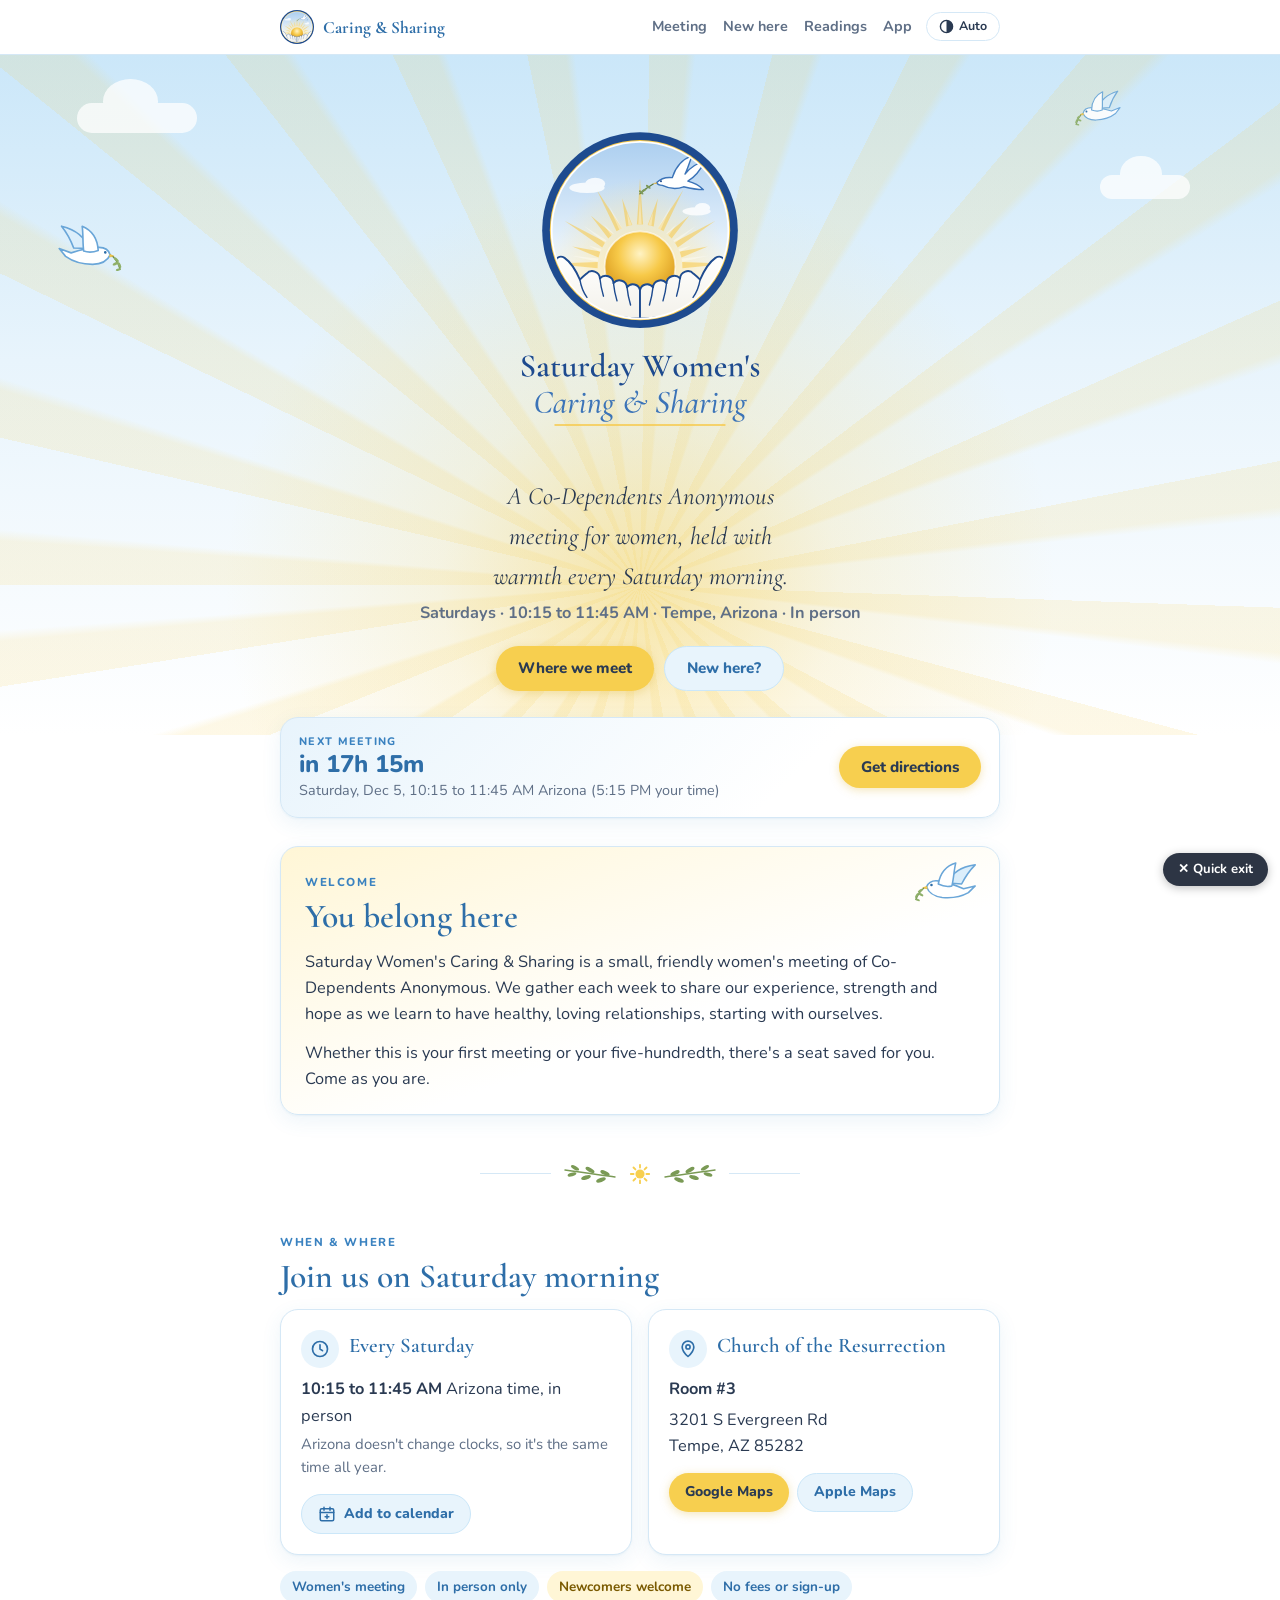
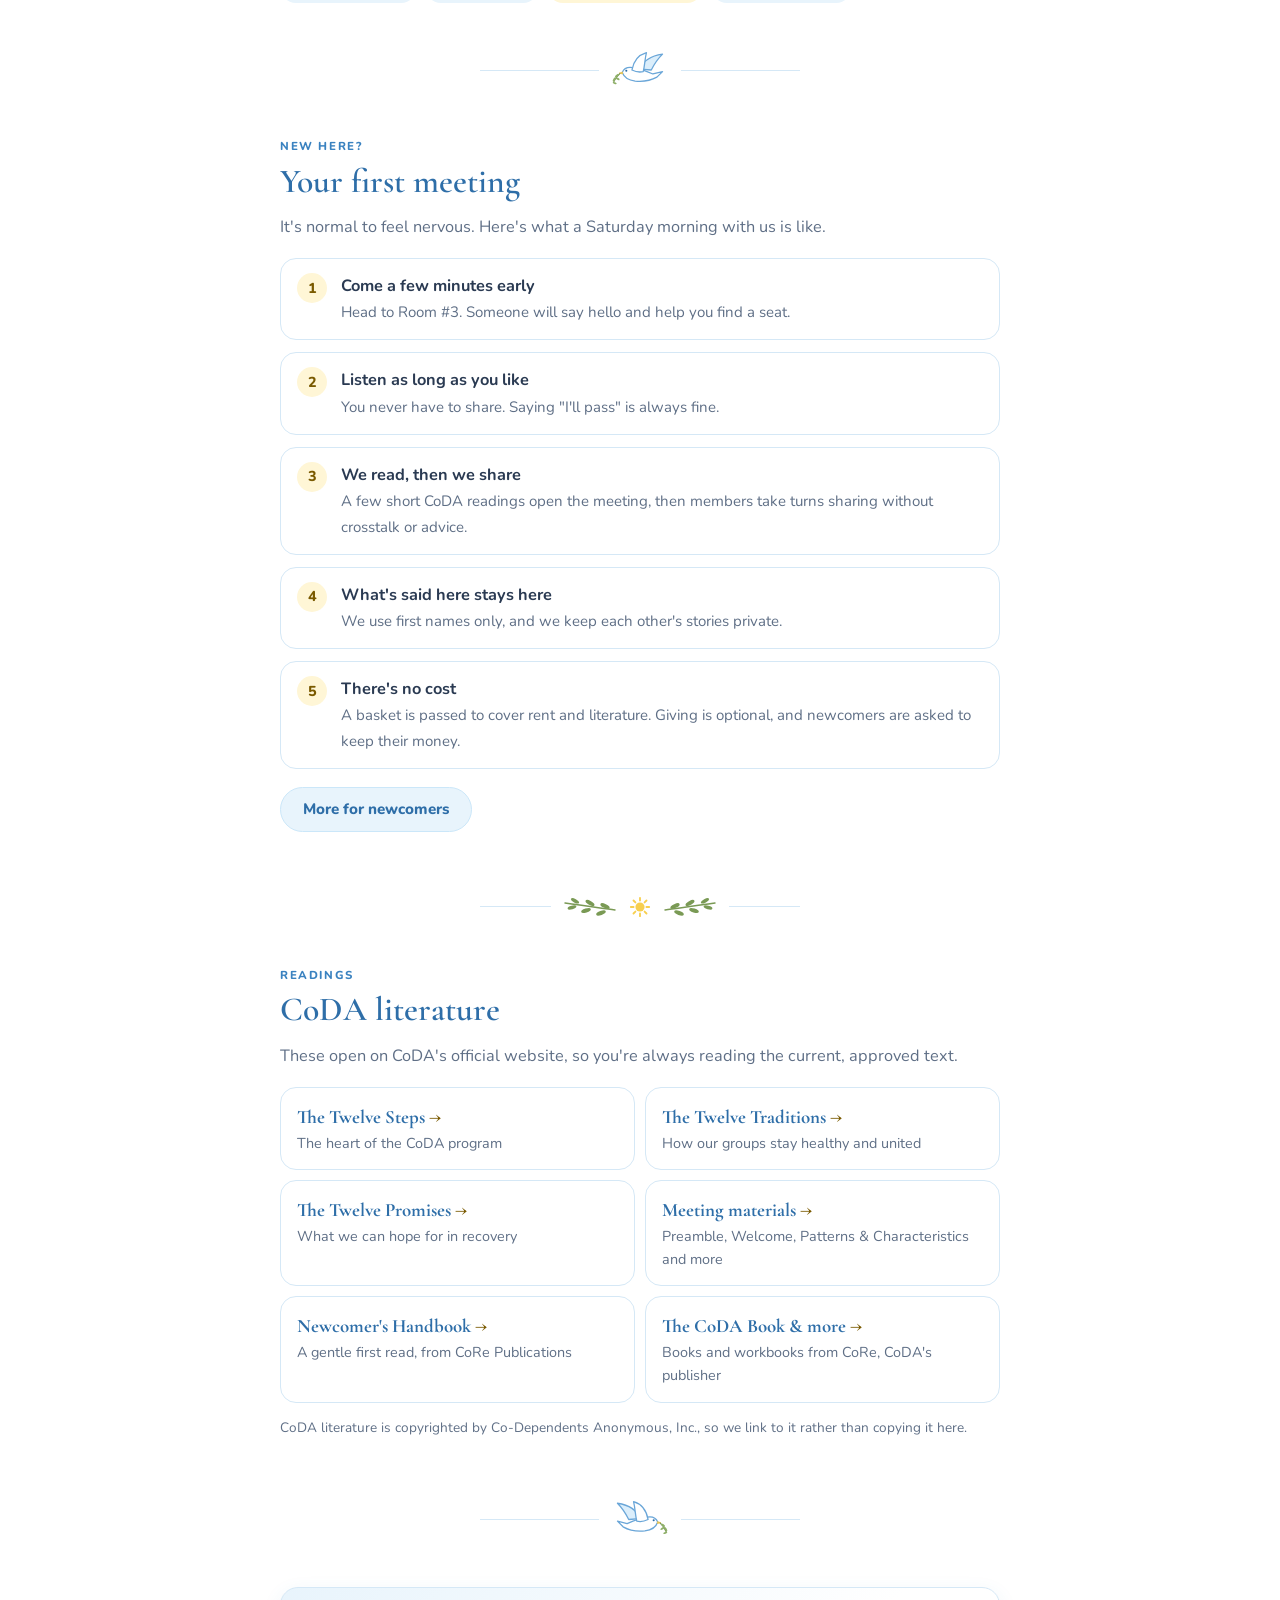
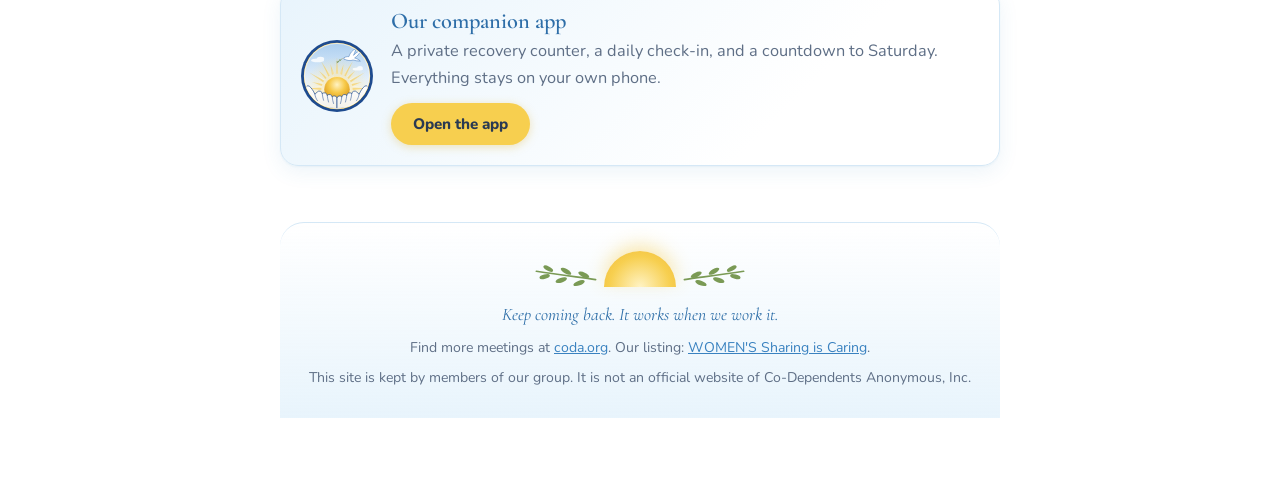
<file: index.html>
<!doctype html>
<html lang="en">
<head>
<meta charset="utf-8">
<script src="assets/theme.js"></script>
<meta name="viewport" content="width=device-width, initial-scale=1, viewport-fit=cover">
<title>Saturday Women's Caring &amp; Sharing · CoDA, Tempe</title>
<meta name="description" content="A women's Co-Dependents Anonymous (CoDA) meeting in Tempe, Arizona. Saturdays 10:15 to 11:45 AM, in person at Church of the Resurrection, Room #3. All women are welcome.">
<meta name="theme-color" content="#fffdf7" media="(prefers-color-scheme: light)">
<meta name="theme-color" content="#111a2c" media="(prefers-color-scheme: dark)">
<meta property="og:title" content="Saturday Women's Caring & Sharing">
<meta property="og:description" content="A women's CoDA meeting in Tempe, AZ. Saturdays 10:15 AM, Church of the Resurrection, Room #3.">
<meta property="og:image" content="assets/logo-stacked.png">
<link rel="icon" type="image/svg+xml" href="assets/mark.svg">
<link rel="icon" type="image/png" sizes="32x32" href="assets/favicon-32.png">
<link rel="apple-touch-icon" href="assets/apple-touch-icon.png">
<link rel="preconnect" href="https://fonts.googleapis.com">
<link rel="preconnect" href="https://fonts.gstatic.com" crossorigin>
<link href="https://fonts.googleapis.com/css2?family=Cormorant+Garamond:ital,wght@0,500;0,600;0,700;1,500;1,600&family=Nunito:wght@400;600;700;800&display=swap" rel="stylesheet">
<link rel="stylesheet" href="assets/style.css">
<style>
  .wrap{max-width:760px; margin:0 auto; padding:0 20px;}

  /* Top bar */
  .top-nav{
    position:sticky; top:0; z-index:20;
    background:color-mix(in srgb, var(--bg) 88%, transparent);
    -webkit-backdrop-filter:blur(10px); backdrop-filter:blur(10px);
    border-bottom:1px solid var(--line);
  }
  .top-nav .wrap{display:flex; align-items:center; gap:14px; padding-top:10px; padding-bottom:10px;}
  .top-nav .home{display:flex; align-items:center; gap:9px; text-decoration:none; color:var(--navy); font-family:var(--serif); font-weight:700; font-size:1.08rem; line-height:1.1;}
  .top-nav .home img{width:34px; height:34px;}
  .top-nav .links{display:flex; gap:16px; margin-left:auto; font-weight:700; font-size:0.9rem;}
  .top-nav .links a{color:var(--ink-soft); text-decoration:none;}
  .top-nav .links a:hover{color:var(--navy);}
  @media (max-width:640px){ .top-nav .links{display:none;} .top-nav [data-theme-slot]{margin-left:auto;} }

  /* Hero: soft morning sky with a rising sun behind the logo */
  .hero{
    position:relative; overflow:hidden; text-align:center;
    padding:36px 0 44px;
    background:
      repeating-conic-gradient(from -90deg at 50% 78%, rgba(247,207,79,0.14) 0deg 4deg, transparent 5deg 13deg),
      radial-gradient(circle at 50% 78%, rgba(247,207,79,0.50) 0, rgba(247,207,79,0.16) 24%, transparent 50%),
      linear-gradient(180deg, #cbe7f9 0%, #e8f4fc 45%, #ffffff 100%);
  }
  html.dark .hero{
    background:
      repeating-conic-gradient(from -90deg at 50% 78%, rgba(245,197,66,0.05) 0deg 4deg, transparent 5deg 13deg),
      radial-gradient(circle at 50% 78%, rgba(245,197,66,0.22) 0, rgba(245,197,66,0.06) 22%, transparent 48%),
      linear-gradient(180deg, #1c2d4d 0%, #16233b 50%, var(--bg) 100%);
  }
  .cloud{position:absolute; background:#fff; border-radius:999px; opacity:0.75; filter:blur(0.5px);}
  .cloud::after{content:""; position:absolute; background:inherit; border-radius:50%; width:46%; height:150%; left:22%; bottom:30%;}
  html.dark .cloud{opacity:0.08;}
  .c1{width:120px; height:30px; top:48px; left:6%;}
  .c2{width:90px; height:24px; top:120px; right:7%;}
  .hero-dove{position:absolute; height:auto; z-index:1;}
  .d1{width:74px; top:170px; left:4%; transform:scaleX(-1) rotate(-6deg);}
  .d2{width:54px; top:36px; right:12%; transform:rotate(-8deg); opacity:0.9;}
  @media (max-width:520px){ .d1{width:56px; top:210px; left:2%;} .d2{width:44px; top:22px; right:6%;} }
  .hero h1{margin:0; position:relative; z-index:2;}
  .logo-plate{display:inline-block; padding:10px 12px 4px;}
  .hero h1 img{display:block; width:min(340px, 78vw); height:auto;}
  .hero .tag{
    font-family:var(--serif); font-style:italic; font-size:clamp(1.25rem, 4.6vw, 1.55rem);
    color:var(--ink); margin:14px auto 4px; max-width:30ch;
  }
  .hero .facts{color:var(--ink-soft); font-weight:700; margin:0 0 20px;}
  .hero .facts span{white-space:nowrap;}
  .hero .ctas{display:flex; gap:10px; justify-content:center; flex-wrap:wrap;}

  section{padding:8px 0;}
  .sprig .mini-sun{width:22px; height:22px;}
  section h2{font-size:clamp(1.7rem, 5.4vw, 2.1rem); margin:6px 0 12px;}
  .lede{color:var(--ink-soft); margin:0 0 18px;}

  /* Welcome */
  .welcome{
    position:relative; padding:26px 24px 22px;
    background:linear-gradient(160deg, var(--sun-soft), var(--bg-raised) 60%);
  }
  .welcome p{margin:0 0 12px;}
  .welcome p:last-child{margin:0;}
  .welcome .dove{position:absolute; right:16px; top:14px; width:70px;}
  .welcome h2{padding-right:70px;}

  /* Where & when */
  .where{display:grid; gap:16px; grid-template-columns:1fr 1fr;}
  @media (max-width:640px){ .where{grid-template-columns:1fr;} }
  .where .card h3{margin:0 0 6px; font-size:1.3rem;}
  .where .card p{margin:0 0 4px;}
  .where .muted{color:var(--ink-soft); font-size:0.93rem;}
  .where .row{display:flex; gap:8px; flex-wrap:wrap; margin-top:14px;}
  .where .row .btn{padding:10px 16px; font-size:0.88rem;}
  .icon-head{display:flex; align-items:center; gap:10px; margin-bottom:8px;}
  .icon-head .ic{width:38px; height:38px; border-radius:50%; background:var(--sky); color:var(--navy); display:grid; place-items:center; flex-shrink:0;}
  .icon-head .ic svg{width:20px; height:20px;}
  .icon-head h3{margin:0;}
  .pills{display:flex; flex-wrap:wrap; gap:8px; margin-top:16px;}
  .pill{background:var(--sky); color:var(--navy); border-radius:999px; padding:5px 12px; font-size:0.84rem; font-weight:700;}
  .pill.sun{background:var(--sun-soft); color:var(--sun-ink);}

  /* Newcomers */
  .expect{list-style:none; padding:0; margin:0; display:grid; gap:12px;}
  .expect li{display:flex; gap:14px; align-items:flex-start; background:var(--bg-raised); border:1px solid var(--line); border-radius:16px; padding:14px 16px;}
  .expect .dot{width:30px; height:30px; flex-shrink:0; border-radius:50%; background:var(--sun-soft); color:var(--sun-ink); display:grid; place-items:center; font-weight:800; font-size:0.9rem;}
  .expect b{display:block; color:var(--ink);}
  .expect span{color:var(--ink-soft); font-size:0.94rem;}

  /* Readings */
  .reads{list-style:none; padding:0; margin:0; display:grid; gap:10px; grid-template-columns:1fr 1fr;}
  @media (max-width:640px){ .reads{grid-template-columns:1fr;} }
  .reads a{display:block; height:100%; text-decoration:none; background:var(--bg-raised); border:1px solid var(--line); border-radius:16px; padding:14px 16px; color:var(--ink); transition:border-color .15s, transform .15s;}
  .reads a:hover{border-color:var(--blue); transform:translateY(-1px);}
  .reads b{display:block; color:var(--navy); font-family:var(--serif); font-size:1.18rem;}
  .reads b::after{content:" →"; color:var(--sun-ink);}
  .reads span{display:block; font-size:0.9rem; color:var(--ink-soft);}
  .fineprint{font-size:0.85rem; color:var(--ink-soft); margin-top:14px;}

  /* App promo */
  .app-card{display:flex; gap:18px; align-items:center; background:linear-gradient(135deg, var(--sky), var(--bg-raised) 70%);}
  .app-card img{width:72px; height:72px; flex-shrink:0;}
  .app-card h3{margin:0 0 4px; font-size:1.4rem;}
  .app-card p{margin:0 0 12px; color:var(--ink-soft);}
  @media (max-width:480px){ .app-card{flex-direction:column; text-align:center;} }

  footer{margin-top:48px; padding:28px 0 20px; border-top:1px solid var(--line); color:var(--ink-soft); font-size:0.88rem; text-align:center;}
  footer p{margin:0 0 8px;}
  .footer-sun{display:flex; align-items:flex-end; justify-content:center; gap:6px; color:var(--olive); margin-bottom:14px;}
  .footer-sun svg{width:64px; height:22px;}
  .footer-sun .flip{transform:scaleX(-1);}
  .half-sun{width:72px; height:36px; border-radius:72px 72px 0 0; background:radial-gradient(circle at 50% 100%, #fff3c4 0, #f7cf4f 60%, #f0b93a 100%); box-shadow:0 -6px 18px rgba(247,207,79,0.45);}
  footer{background:linear-gradient(180deg, transparent, var(--sky) 100%); border-radius:24px 24px 0 0;}
  footer .serenity{font-family:var(--serif); font-style:italic; font-size:1.1rem; color:var(--navy);}
</style>
</head>
<body>

<nav class="top-nav" aria-label="Main">
  <div class="wrap">
    <a class="home" href="#top"><img class="mark-img" src="assets/mark.svg" alt="" width="34" height="34">Caring &amp; Sharing</a>
    <div class="links">
      <a href="#where">Meeting</a>
      <a href="#new">New here</a>
      <a href="#readings">Readings</a>
      <a href="app/">App</a>
    </div>
    <span data-theme-slot></span>
  </div>
</nav>

<header class="hero" id="top">
  <span class="cloud c1" aria-hidden="true"></span>
  <span class="cloud c2" aria-hidden="true"></span>
  <img class="hero-dove d1" src="assets/dove.svg" alt="" aria-hidden="true">
  <img class="hero-dove d2" src="assets/dove.svg" alt="" aria-hidden="true">
  <div class="wrap">
    <h1><span class="logo-plate"><img src="assets/logo-stacked.svg" width="600" height="616" alt="Saturday Women's Caring and Sharing"></span></h1>
    <p class="tag">A Co-Dependents Anonymous meeting for women, held with warmth every Saturday morning.</p>
    <p class="facts"><span>Saturdays · 10:15 to 11:45 AM</span> · <span>Tempe, Arizona</span> · <span>In person</span></p>
    <div class="ctas">
      <a class="btn" href="#where">Where we meet</a>
      <a class="btn soft" href="#new">New here?</a>
    </div>
  </div>
</header>

<main class="wrap">

  <div data-next-meeting style="margin-top:-18px; position:relative;"></div>

  <section id="welcome">
    <div class="card welcome">
      <img class="dove" src="assets/dove.svg" alt="">
      <span class="eyebrow">Welcome</span>
      <h2>You belong here</h2>
      <p>Saturday Women's Caring &amp; Sharing is a small, friendly women's meeting of Co-Dependents Anonymous. We gather each week to share our experience, strength and hope as we learn to have healthy, loving relationships, starting with ourselves.</p>
      <p>Whether this is your first meeting or your five-hundredth, there's a seat saved for you. Come as you are.</p>
    </div>
  </section>

  <div class="sprig" aria-hidden="true"><svg class="flip" viewBox="0 0 54 18"><path d="M2 12 C16 10 32 8 52 5" fill="none" stroke="currentColor" stroke-width="1.4" stroke-linecap="round"/><g fill="currentColor"><ellipse cx="12" cy="8" rx="5" ry="2" transform="rotate(-25 12 8)"/><ellipse cx="16" cy="15" rx="5" ry="2" transform="rotate(20 16 15)"/><ellipse cx="27" cy="5" rx="5" ry="2" transform="rotate(-30 27 5)"/><ellipse cx="31" cy="12.5" rx="5" ry="2" transform="rotate(18 31 12.5)"/><ellipse cx="42" cy="2.8" rx="4.5" ry="1.8" transform="rotate(-28 42 2.8)"/><ellipse cx="45" cy="9.5" rx="4.5" ry="1.8" transform="rotate(15 45 9.5)"/></g></svg><svg class="mini-sun" viewBox="0 0 24 24"><circle cx="12" cy="12" r="5" fill="#f7cf4f"/><path d="M12 2v3M12 19v3M2 12h3M19 12h3M4.9 4.9l2.1 2.1M17 17l2.1 2.1M4.9 19.1L7 17M17 7l2.1-2.1" stroke="#f7cf4f" stroke-width="2" stroke-linecap="round"/></svg><svg viewBox="0 0 54 18"><path d="M2 12 C16 10 32 8 52 5" fill="none" stroke="currentColor" stroke-width="1.4" stroke-linecap="round"/><g fill="currentColor"><ellipse cx="12" cy="8" rx="5" ry="2" transform="rotate(-25 12 8)"/><ellipse cx="16" cy="15" rx="5" ry="2" transform="rotate(20 16 15)"/><ellipse cx="27" cy="5" rx="5" ry="2" transform="rotate(-30 27 5)"/><ellipse cx="31" cy="12.5" rx="5" ry="2" transform="rotate(18 31 12.5)"/><ellipse cx="42" cy="2.8" rx="4.5" ry="1.8" transform="rotate(-28 42 2.8)"/><ellipse cx="45" cy="9.5" rx="4.5" ry="1.8" transform="rotate(15 45 9.5)"/></g></svg></div>

  <section id="where">
    <span class="eyebrow">When &amp; where</span>
    <h2>Join us on Saturday morning</h2>
    <div class="where">
      <div class="card">
        <div class="icon-head">
          <span class="ic"><svg viewBox="0 0 24 24" fill="none" stroke="currentColor" stroke-width="2" stroke-linecap="round" stroke-linejoin="round" aria-hidden="true"><circle cx="12" cy="12" r="9"/><path d="M12 7v5l3 2"/></svg></span>
          <h3>Every Saturday</h3>
        </div>
        <p><strong>10:15 to 11:45 AM</strong> Arizona time, in person</p>
        <p class="muted">Arizona doesn't change clocks, so it's the same time all year.</p>
        <div class="row">
          <a class="btn soft" href="app/meeting.ics"><svg viewBox="0 0 24 24" fill="none" stroke="currentColor" stroke-width="2" stroke-linecap="round" aria-hidden="true"><rect x="3" y="5" width="18" height="16" rx="2"/><path d="M3 10h18M8 3v4M16 3v4M12 13v5M9.5 15.5h5"/></svg>Add to calendar</a>
        </div>
      </div>
      <div class="card">
        <div class="icon-head">
          <span class="ic"><svg viewBox="0 0 24 24" fill="none" stroke="currentColor" stroke-width="2" stroke-linecap="round" stroke-linejoin="round" aria-hidden="true"><path d="M12 21s-7-6.2-7-11.5a7 7 0 0 1 14 0C19 14.8 12 21 12 21z"/><circle cx="12" cy="9.5" r="2.5"/></svg></span>
          <h3>Church of the Resurrection</h3>
        </div>
        <p><strong>Room #3</strong></p>
        <p>3201 S Evergreen Rd<br>Tempe, AZ 85282</p>
        <div class="row">
          <a class="btn" href="https://www.google.com/maps/search/?api=1&amp;query=Church+of+the+Resurrection+3201+S+Evergreen+Rd+Tempe+AZ+85282" target="_blank" rel="noopener">Google Maps</a>
          <a class="btn soft" href="https://maps.apple.com/?q=Church+of+the+Resurrection&amp;address=3201+S+Evergreen+Rd,+Tempe,+AZ+85282" target="_blank" rel="noopener">Apple Maps</a>
        </div>
      </div>
    </div>
    <div class="pills">
      <span class="pill">Women's meeting</span>
      <span class="pill">In person only</span>
      <span class="pill sun">Newcomers welcome</span>
      <span class="pill">No fees or sign-up</span>
    </div>
  </section>

  <div class="sprig" aria-hidden="true"><img src="assets/dove.svg" alt=""></div>

  <section id="new">
    <span class="eyebrow">New here?</span>
    <h2>Your first meeting</h2>
    <p class="lede">It's normal to feel nervous. Here's what a Saturday morning with us is like.</p>
    <ol class="expect">
      <li><span class="dot">1</span><div><b>Come a few minutes early</b><span>Head to Room #3. Someone will say hello and help you find a seat.</span></div></li>
      <li><span class="dot">2</span><div><b>Listen as long as you like</b><span>You never have to share. Saying "I'll pass" is always fine.</span></div></li>
      <li><span class="dot">3</span><div><b>We read, then we share</b><span>A few short CoDA readings open the meeting, then members take turns sharing without crosstalk or advice.</span></div></li>
      <li><span class="dot">4</span><div><b>What's said here stays here</b><span>We use first names only, and we keep each other's stories private.</span></div></li>
      <li><span class="dot">5</span><div><b>There's no cost</b><span>A basket is passed to cover rent and literature. Giving is optional, and newcomers are asked to keep their money.</span></div></li>
    </ol>
    <p style="margin-top:18px;"><a class="btn soft" href="docs/newcomers.html">More for newcomers</a></p>
  </section>

  <div class="sprig" aria-hidden="true"><svg class="flip" viewBox="0 0 54 18"><path d="M2 12 C16 10 32 8 52 5" fill="none" stroke="currentColor" stroke-width="1.4" stroke-linecap="round"/><g fill="currentColor"><ellipse cx="12" cy="8" rx="5" ry="2" transform="rotate(-25 12 8)"/><ellipse cx="16" cy="15" rx="5" ry="2" transform="rotate(20 16 15)"/><ellipse cx="27" cy="5" rx="5" ry="2" transform="rotate(-30 27 5)"/><ellipse cx="31" cy="12.5" rx="5" ry="2" transform="rotate(18 31 12.5)"/><ellipse cx="42" cy="2.8" rx="4.5" ry="1.8" transform="rotate(-28 42 2.8)"/><ellipse cx="45" cy="9.5" rx="4.5" ry="1.8" transform="rotate(15 45 9.5)"/></g></svg><svg class="mini-sun" viewBox="0 0 24 24"><circle cx="12" cy="12" r="5" fill="#f7cf4f"/><path d="M12 2v3M12 19v3M2 12h3M19 12h3M4.9 4.9l2.1 2.1M17 17l2.1 2.1M4.9 19.1L7 17M17 7l2.1-2.1" stroke="#f7cf4f" stroke-width="2" stroke-linecap="round"/></svg><svg viewBox="0 0 54 18"><path d="M2 12 C16 10 32 8 52 5" fill="none" stroke="currentColor" stroke-width="1.4" stroke-linecap="round"/><g fill="currentColor"><ellipse cx="12" cy="8" rx="5" ry="2" transform="rotate(-25 12 8)"/><ellipse cx="16" cy="15" rx="5" ry="2" transform="rotate(20 16 15)"/><ellipse cx="27" cy="5" rx="5" ry="2" transform="rotate(-30 27 5)"/><ellipse cx="31" cy="12.5" rx="5" ry="2" transform="rotate(18 31 12.5)"/><ellipse cx="42" cy="2.8" rx="4.5" ry="1.8" transform="rotate(-28 42 2.8)"/><ellipse cx="45" cy="9.5" rx="4.5" ry="1.8" transform="rotate(15 45 9.5)"/></g></svg></div>

  <section id="readings">
    <span class="eyebrow">Readings</span>
    <h2>CoDA literature</h2>
    <p class="lede">These open on CoDA's official website, so you're always reading the current, approved text.</p>
    <ul class="reads">
      <li><a href="https://coda.org/meeting-materials/twelve-steps/" target="_blank" rel="noopener"><b>The Twelve Steps</b><span>The heart of the CoDA program</span></a></li>
      <li><a href="https://coda.org/meeting-materials/twelve-traditions/" target="_blank" rel="noopener"><b>The Twelve Traditions</b><span>How our groups stay healthy and united</span></a></li>
      <li><a href="https://coda.org/meeting-materials/twelve-promises/" target="_blank" rel="noopener"><b>The Twelve Promises</b><span>What we can hope for in recovery</span></a></li>
      <li><a href="https://coda.org/meeting-materials/" target="_blank" rel="noopener"><b>Meeting materials</b><span>Preamble, Welcome, Patterns &amp; Characteristics and more</span></a></li>
      <li><a href="https://www.corepublications.org/product/newcomers-handbook" target="_blank" rel="noopener"><b>Newcomer's Handbook</b><span>A gentle first read, from CoRe Publications</span></a></li>
      <li><a href="https://www.corepublications.org/" target="_blank" rel="noopener"><b>The CoDA Book &amp; more</b><span>Books and workbooks from CoRe, CoDA's publisher</span></a></li>
    </ul>
    <p class="fineprint">CoDA literature is copyrighted by Co-Dependents Anonymous, Inc., so we link to it rather than copying it here.</p>
  </section>

  <div class="sprig" aria-hidden="true"><img class="flip" src="assets/dove.svg" alt=""></div>

  <section id="app">
    <div class="card app-card">
      <img class="mark-img" src="assets/mark.svg" alt="" width="72" height="72">
      <div>
        <h3>Our companion app</h3>
        <p>A private recovery counter, a daily check-in, and a countdown to Saturday. Everything stays on your own phone.</p>
        <a class="btn sun" href="app/">Open the app</a>
      </div>
    </div>
  </section>

  <footer>
    <div class="footer-sun" aria-hidden="true"><svg class="flip" viewBox="0 0 54 18"><path d="M2 12 C16 10 32 8 52 5" fill="none" stroke="currentColor" stroke-width="1.4" stroke-linecap="round"/><g fill="currentColor"><ellipse cx="12" cy="8" rx="5" ry="2" transform="rotate(-25 12 8)"/><ellipse cx="16" cy="15" rx="5" ry="2" transform="rotate(20 16 15)"/><ellipse cx="27" cy="5" rx="5" ry="2" transform="rotate(-30 27 5)"/><ellipse cx="31" cy="12.5" rx="5" ry="2" transform="rotate(18 31 12.5)"/><ellipse cx="42" cy="2.8" rx="4.5" ry="1.8" transform="rotate(-28 42 2.8)"/><ellipse cx="45" cy="9.5" rx="4.5" ry="1.8" transform="rotate(15 45 9.5)"/></g></svg><span class="half-sun"></span><svg viewBox="0 0 54 18"><path d="M2 12 C16 10 32 8 52 5" fill="none" stroke="currentColor" stroke-width="1.4" stroke-linecap="round"/><g fill="currentColor"><ellipse cx="12" cy="8" rx="5" ry="2" transform="rotate(-25 12 8)"/><ellipse cx="16" cy="15" rx="5" ry="2" transform="rotate(20 16 15)"/><ellipse cx="27" cy="5" rx="5" ry="2" transform="rotate(-30 27 5)"/><ellipse cx="31" cy="12.5" rx="5" ry="2" transform="rotate(18 31 12.5)"/><ellipse cx="42" cy="2.8" rx="4.5" ry="1.8" transform="rotate(-28 42 2.8)"/><ellipse cx="45" cy="9.5" rx="4.5" ry="1.8" transform="rotate(15 45 9.5)"/></g></svg></div>
    <p class="serenity">Keep coming back. It works when we work it.</p>
    <p>Find more meetings at <a href="https://coda.org/find-a-meeting/" target="_blank" rel="noopener">coda.org</a>. Our listing: <a href="https://coda.org/meeting/womens-sharing-caring-coda-group/" target="_blank" rel="noopener">WOMEN'S Sharing is Caring</a>.</p>
    <p>This site is kept by members of our group. It is not an official website of Co-Dependents Anonymous, Inc.</p>
  </footer>

</main>

<script src="assets/ui.js"></script>
</body>
</html>
</file>
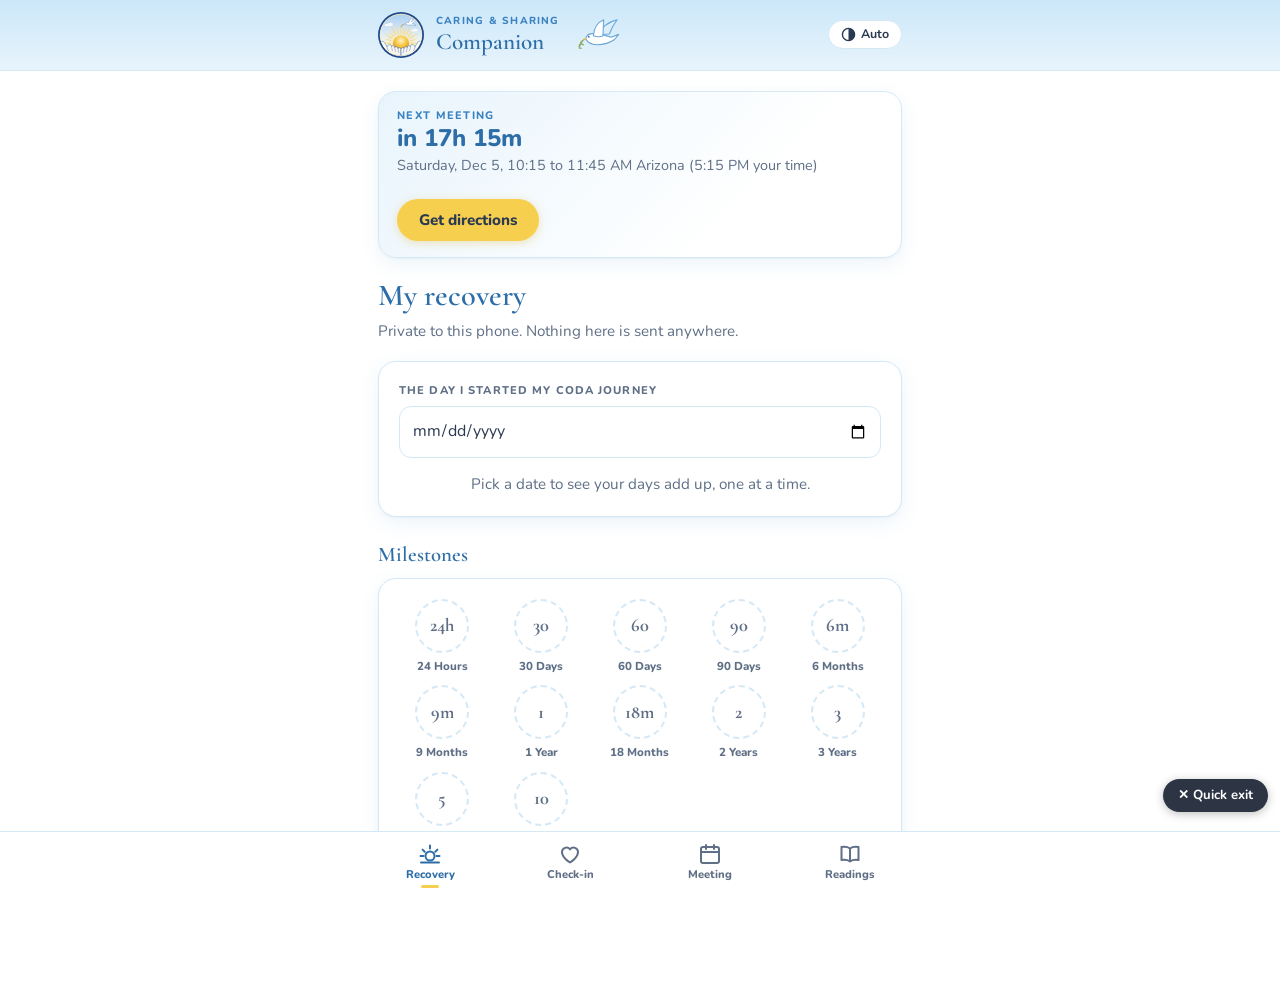
<file: app/index.html>
<!doctype html>
<html lang="en">
<head>
<meta charset="utf-8">
<script src="../assets/theme.js"></script>
<meta name="viewport" content="width=device-width, initial-scale=1, viewport-fit=cover">
<title>Caring &amp; Sharing Companion</title>
<meta name="description" content="A private companion app for Saturday Women's Caring & Sharing (CoDA): recovery counter, daily check-in and meeting countdown.">
<meta name="apple-mobile-web-app-capable" content="yes">
<meta name="apple-mobile-web-app-title" content="Caring &amp; Sharing">
<meta name="apple-mobile-web-app-status-bar-style" content="default">
<meta name="theme-color" content="#fffdf7" media="(prefers-color-scheme: light)">
<meta name="theme-color" content="#111a2c" media="(prefers-color-scheme: dark)">
<link rel="manifest" href="manifest.webmanifest">
<link rel="icon" type="image/svg+xml" href="../assets/mark.svg">
<link rel="icon" type="image/png" sizes="32x32" href="../assets/favicon-32.png">
<link rel="apple-touch-icon" href="../assets/apple-touch-icon.png">
<link rel="preconnect" href="https://fonts.googleapis.com">
<link rel="preconnect" href="https://fonts.gstatic.com" crossorigin>
<link href="https://fonts.googleapis.com/css2?family=Cormorant+Garamond:ital,wght@0,500;0,600;0,700;1,500;1,600&family=Nunito:wght@400;600;700;800&display=swap" rel="stylesheet">
<link rel="stylesheet" href="../assets/style.css">
<style>
  body{padding-bottom:calc(84px + env(safe-area-inset-bottom, 0px));}
  .app-header{
    position:sticky; top:0; z-index:10;
    padding-top:env(safe-area-inset-top, 0px);
    background:linear-gradient(180deg, var(--sky-deep) 0%, var(--sky) 100%);
    border-bottom:1px solid var(--line);
  }
  .header-inner{max-width:560px; margin:0 auto; padding:12px 18px; display:flex; align-items:center; gap:12px;}
  .header-inner img{width:46px; height:46px; flex-shrink:0;}
  .header-inner small{display:block; text-transform:uppercase; letter-spacing:0.12em; font-size:0.64rem; font-weight:800; color:var(--blue);}
  .header-inner h1{margin:0; font-size:1.45rem;}
  .header-inner [data-theme-slot]{margin-left:auto;}
  .header-inner .head-dove{width:48px; height:auto; margin-left:4px; transform:rotate(-6deg);}
  @media (max-width:360px){ .header-inner .head-dove{display:none;} }

  main{max-width:560px; margin:0 auto; padding:20px 18px;}
  .panel{display:none;}
  .panel.active{display:block;}
  h2{font-size:1.9rem; margin:0 0 4px;}
  h3{font-size:1.3rem; margin:26px 0 10px;}
  .lede{color:var(--ink-soft); margin:0 0 18px; font-size:0.95rem;}
  .card{margin-bottom:16px;}
  label, .label{display:block; text-transform:uppercase; letter-spacing:0.1em; font-size:0.7rem; font-weight:800; color:var(--ink-soft); margin-bottom:6px;}
  input[type="date"], textarea{
    width:100%; font:inherit; font-size:1rem; padding:11px 12px;
    border:1px solid var(--line); border-radius:12px; background:var(--bg); color:var(--ink);
  }
  textarea{resize:vertical; min-height:88px;}
  .btn{margin-top:12px;}

  /* Counter: the day count sits inside a rising sun */
  .sun-count{position:relative; width:220px; height:220px; margin:18px auto 6px; display:grid; place-items:center; text-align:center;}
  .sun-count::before{
    content:""; position:absolute; inset:0; border-radius:50%;
    background:repeating-conic-gradient(rgba(245,197,66,0.35) 0deg 6deg, transparent 6deg 15deg);
    -webkit-mask:radial-gradient(circle, transparent 54%, #000 55%, #000 68%, transparent 70%);
            mask:radial-gradient(circle, transparent 54%, #000 55%, #000 68%, transparent 70%);
  }
  .sun-count::after{
    content:""; position:absolute; inset:38px; border-radius:50%;
    background:radial-gradient(circle at 45% 38%, #fff6d2 0%, #f8d768 45%, #f0b93a 100%);
    box-shadow:0 0 0 6px rgba(245,197,66,0.18), 0 8px 26px rgba(240,185,58,0.35);
  }
  .sun-count div{position:relative; z-index:1;}
  .count-num{font-family:var(--sans); font-weight:800; font-size:3rem; line-height:1; color:#1c2a44;}
  .count-unit{font-weight:800; text-transform:uppercase; letter-spacing:0.12em; font-size:0.7rem; color:#5a4300;}
  .count-detail{text-align:center; color:var(--ink-soft); font-weight:700; margin:4px 0 0;}
  .count-note{text-align:center; font-family:var(--serif); font-style:italic; font-size:1.2rem; color:var(--navy); margin:10px 0 0;}
  .empty-note{text-align:center; color:var(--ink-soft); margin:14px 0 0; font-size:0.95rem;}

  .chips{display:grid; grid-template-columns:repeat(auto-fill, minmax(78px, 1fr)); gap:12px;}
  .chip{text-align:center; font-size:0.72rem; font-weight:800; color:var(--ink-soft); line-height:1.25;}
  .chip i{
    display:grid; place-items:center; width:54px; height:54px; margin:0 auto 6px; border-radius:50%;
    font-style:normal; font-family:var(--serif); font-size:1.15rem; font-weight:700;
    border:2px dashed var(--line); color:var(--ink-soft); background:var(--bg);
  }
  .chip.earned{color:var(--ink);}
  .chip.earned i{border:2px solid var(--sun); background:radial-gradient(circle at 45% 38%, #fff6d2, #f8d768); color:#1c2a44;}

  /* Check-in */
  .moods{display:flex; justify-content:space-between; gap:6px; margin-bottom:16px;}
  .mood{
    flex:1; aspect-ratio:1; max-width:62px; border-radius:50%;
    border:2px solid var(--line); background:var(--bg); font-size:1.6rem; cursor:pointer;
    display:grid; place-items:center; transition:transform .12s;
  }
  .mood[aria-pressed="true"]{border-color:var(--sun); background:var(--sun-soft); transform:scale(1.08);}
  .mood-names{display:flex; justify-content:space-between; font-size:0.68rem; color:var(--ink-soft); font-weight:700; margin:-10px 4px 16px;}
  .saved-msg{color:var(--olive); font-weight:800; margin:10px 0 0;}
  .entry{padding:12px 0; border-bottom:1px solid var(--line); display:flex; gap:12px;}
  .entry:last-child{border-bottom:0; padding-bottom:0;}
  .entry:first-child{padding-top:0;}
  .entry .m{font-size:1.5rem; line-height:1.2;}
  .entry .d{font-size:0.75rem; font-weight:800; color:var(--ink-soft); text-transform:uppercase; letter-spacing:0.08em;}
  .entry p{margin:2px 0 0; white-space:pre-wrap; word-break:break-word;}
  .entry button{margin-left:auto; align-self:flex-start; border:0; background:none; color:var(--ink-soft); font-size:1.1rem; cursor:pointer; padding:0 4px;}

  /* Meeting */
  .info-row{display:flex; gap:12px; align-items:flex-start;}
  .info-row .ic{width:38px; height:38px; border-radius:50%; background:var(--sky); color:var(--navy); display:grid; place-items:center; flex-shrink:0;}
  .info-row .ic svg{width:20px; height:20px;}
  .info-row p{margin:0;}
  .info-row strong{color:var(--navy); font-family:var(--serif); font-size:1.25rem;}
  .btn-row{display:flex; gap:8px; flex-wrap:wrap;}

  /* Readings */
  .reads{list-style:none; padding:0; margin:0;}
  .reads li{border-bottom:1px solid var(--line);}
  .reads li:last-child{border-bottom:0;}
  .reads a{display:block; padding:12px 0; text-decoration:none; color:var(--ink);}
  .reads b{display:block; color:var(--navy); font-family:var(--serif); font-size:1.2rem;}
  .reads b::after{content:" →"; color:var(--sun-ink);}
  .reads span{font-size:0.88rem; color:var(--ink-soft);}
  .fine{font-size:0.82rem; color:var(--ink-soft);}

  /* Tab bar */
  .tabbar{
    position:fixed; left:0; right:0; bottom:0; z-index:20;
    display:flex; justify-content:center;
    background:var(--bg-raised); border-top:1px solid var(--line);
    padding-bottom:env(safe-area-inset-bottom, 0px);
  }
  .tabbar-inner{display:flex; width:100%; max-width:560px;}
  .tab{
    flex:1; border:0; background:none; cursor:pointer; padding:10px 4px 12px;
    display:flex; flex-direction:column; align-items:center; gap:3px;
    color:var(--ink-soft); font:800 0.7rem/1 var(--sans); -webkit-tap-highlight-color:transparent;
  }
  .tab svg{width:24px; height:24px;}
  .tab[aria-selected="true"]{color:var(--navy);}
  .tab[aria-selected="true"] svg{color:var(--navy);}
  .tab[aria-selected="true"]::after{content:""; width:18px; height:3px; border-radius:3px; background:var(--sun); margin-top:2px;}
</style>
</head>
<body class="has-tabbar">

<header class="app-header">
  <div class="header-inner">
    <img class="mark-img" src="../assets/mark.svg" width="46" height="46" alt="">
    <div>
      <small>Caring &amp; Sharing</small>
      <h1>Companion</h1>
    </div>
    <img class="head-dove" src="../assets/dove.svg" alt="" aria-hidden="true">
    <span data-theme-slot></span>
  </div>
</header>

<main>

  <section class="panel active" id="panel-counter" role="tabpanel" aria-labelledby="tab-counter">
    <div data-next-meeting></div>
    <h2>My recovery</h2>
    <p class="lede">Private to this phone. Nothing here is sent anywhere.</p>
    <div class="card">
      <label for="start-date">The day I started my CoDA journey</label>
      <input type="date" id="start-date">
      <div id="count-area" hidden>
        <div class="sun-count" aria-live="polite">
          <div><div class="count-num" id="count-num">0</div><div class="count-unit" id="count-unit">days</div></div>
        </div>
        <p class="count-detail" id="count-detail"></p>
        <p class="count-note" id="count-note"></p>
      </div>
      <p class="empty-note" id="count-empty">Pick a date to see your days add up, one at a time.</p>
    </div>
    <h3>Milestones</h3>
    <div class="card"><div class="chips" id="chips"></div></div>
  </section>

  <section class="panel" id="panel-checkin" role="tabpanel" aria-labelledby="tab-checkin">
    <h2>Daily check-in</h2>
    <p class="lede">A quiet moment with yourself. Saved only on this phone.</p>
    <div class="card">
      <span class="label" id="mood-label">How am I feeling?</span>
      <div class="moods" role="group" aria-labelledby="mood-label" id="moods">
        <button type="button" class="mood" data-mood="😊" aria-pressed="false" aria-label="Peaceful">😊</button>
        <button type="button" class="mood" data-mood="🙂" aria-pressed="false" aria-label="Okay">🙂</button>
        <button type="button" class="mood" data-mood="😐" aria-pressed="false" aria-label="Unsure">😐</button>
        <button type="button" class="mood" data-mood="😔" aria-pressed="false" aria-label="Low">😔</button>
        <button type="button" class="mood" data-mood="😢" aria-pressed="false" aria-label="Hurting">😢</button>
      </div>
      <div class="mood-names" aria-hidden="true"><span>Peaceful</span><span>Okay</span><span>Unsure</span><span>Low</span><span>Hurting</span></div>
      <label for="note">What do I need today? What am I grateful for?</label>
      <textarea id="note" maxlength="1000" placeholder="A few honest words for yourself..."></textarea>
      <button type="button" class="btn" id="save">Save check-in</button>
      <p class="saved-msg" id="saved-msg" hidden>Saved. Thank you for showing up for yourself.</p>
    </div>
    <h3>Recent check-ins</h3>
    <div class="card" id="entries"></div>
  </section>

  <section class="panel" id="panel-meeting" role="tabpanel" aria-labelledby="tab-meeting">
    <h2>Saturday meeting</h2>
    <p class="lede">In person, women only, everyone welcome.</p>
    <div data-next-meeting></div>
    <div class="card">
      <div class="info-row">
        <span class="ic"><svg viewBox="0 0 24 24" fill="none" stroke="currentColor" stroke-width="2" stroke-linecap="round" stroke-linejoin="round" aria-hidden="true"><circle cx="12" cy="12" r="9"/><path d="M12 7v5l3 2"/></svg></span>
        <p><strong>Saturdays, 10:15 to 11:45 AM</strong><br><span class="fine">Arizona time, the same all year</span></p>
      </div>
    </div>
    <div class="card">
      <div class="info-row">
        <span class="ic"><svg viewBox="0 0 24 24" fill="none" stroke="currentColor" stroke-width="2" stroke-linecap="round" stroke-linejoin="round" aria-hidden="true"><path d="M12 21s-7-6.2-7-11.5a7 7 0 0 1 14 0C19 14.8 12 21 12 21z"/><circle cx="12" cy="9.5" r="2.5"/></svg></span>
        <p><strong>Church of the Resurrection</strong><br>Room #3<br>3201 S Evergreen Rd, Tempe, AZ 85282</p>
      </div>
      <div class="btn-row">
        <a class="btn" href="https://www.google.com/maps/search/?api=1&amp;query=Church+of+the+Resurrection+3201+S+Evergreen+Rd+Tempe+AZ+85282" target="_blank" rel="noopener">Google Maps</a>
        <a class="btn soft" href="https://maps.apple.com/?q=Church+of+the+Resurrection&amp;address=3201+S+Evergreen+Rd,+Tempe,+AZ+85282" target="_blank" rel="noopener">Apple Maps</a>
      </div>
    </div>
    <div class="card">
      <span class="label">Never miss a Saturday</span>
      <p style="margin:0;">Add the weekly meeting to your calendar, with a reminder an hour before.</p>
      <a class="btn sun" href="meeting.ics">Add to calendar</a>
    </div>
    <a class="btn soft" href="../index.html">Visit the group website</a>
  </section>

  <section class="panel" id="panel-read" role="tabpanel" aria-labelledby="tab-read">
    <h2>Readings</h2>
    <p class="lede">Official CoDA literature, opened on coda.org.</p>
    <div class="card">
      <ul class="reads">
        <li><a href="https://coda.org/meeting-materials/twelve-steps/" target="_blank" rel="noopener"><b>The Twelve Steps</b><span>The heart of the CoDA program</span></a></li>
        <li><a href="https://coda.org/meeting-materials/twelve-traditions/" target="_blank" rel="noopener"><b>The Twelve Traditions</b><span>How our groups stay healthy and united</span></a></li>
        <li><a href="https://coda.org/meeting-materials/twelve-promises/" target="_blank" rel="noopener"><b>The Twelve Promises</b><span>What we can hope for in recovery</span></a></li>
        <li><a href="https://coda.org/meeting-materials/" target="_blank" rel="noopener"><b>Meeting materials</b><span>Preamble, Welcome, Patterns &amp; Characteristics</span></a></li>
        <li><a href="https://www.corepublications.org/" target="_blank" rel="noopener"><b>CoRe Publications</b><span>The CoDA Book, workbooks and daily readers</span></a></li>
      </ul>
    </div>
    <p class="fine">CoDA literature is copyrighted by Co-Dependents Anonymous, Inc., so the app links to it instead of copying it.</p>
  </section>

</main>

<nav class="tabbar" aria-label="App sections">
  <div class="tabbar-inner" role="tablist">
    <button class="tab" role="tab" id="tab-counter" data-panel="counter" aria-selected="true"><svg viewBox="0 0 24 24" fill="none" stroke="currentColor" stroke-width="2" stroke-linecap="round" aria-hidden="true"><circle cx="12" cy="14" r="4.5"/><path d="M12 3.5v3M4.6 7.6l2.1 2.1M19.4 7.6l-2.1 2.1M2.5 14h3M18.5 14h3M3 20.5h18"/></svg>Recovery</button>
    <button class="tab" role="tab" id="tab-checkin" data-panel="checkin" aria-selected="false"><svg viewBox="0 0 24 24" fill="none" stroke="currentColor" stroke-width="2" stroke-linecap="round" stroke-linejoin="round" aria-hidden="true"><path d="M12 20.5s-8-4.6-8-10.4A4.4 4.4 0 0 1 12 7.5a4.4 4.4 0 0 1 8 2.6c0 5.8-8 10.4-8 10.4z"/></svg>Check-in</button>
    <button class="tab" role="tab" id="tab-meeting" data-panel="meeting" aria-selected="false"><svg viewBox="0 0 24 24" fill="none" stroke="currentColor" stroke-width="2" stroke-linecap="round" aria-hidden="true"><rect x="3" y="5" width="18" height="16" rx="2"/><path d="M3 10h18M8 3v4M16 3v4"/></svg>Meeting</button>
    <button class="tab" role="tab" id="tab-read" data-panel="read" aria-selected="false"><svg viewBox="0 0 24 24" fill="none" stroke="currentColor" stroke-width="2" stroke-linecap="round" stroke-linejoin="round" aria-hidden="true"><path d="M12 6.5C10 5 7 4.5 3.5 5v13c3.5-.5 6.5 0 8.5 1.5 2-1.5 5-2 8.5-1.5V5C17 4.5 14 5 12 6.5zM12 6.5v13"/></svg>Readings</button>
  </div>
</nav>

<script>
(function(){
  // Tiny storage helpers: private mode or full storage must never break the app.
  function load(key, fallback){ try{ var v = localStorage.getItem(key); return v === null ? fallback : JSON.parse(v); }catch(e){ return fallback; } }
  function save(key, value){ try{ localStorage.setItem(key, JSON.stringify(value)); return true; }catch(e){ return false; } }

  // Tabs. The chosen tab is remembered in the address (#checkin) so Back works.
  var tabs = document.querySelectorAll('.tab');
  function show(name){
    if(!document.getElementById('panel-' + name)) name = 'counter';
    tabs.forEach(function(t){ t.setAttribute('aria-selected', t.dataset.panel === name ? 'true' : 'false'); });
    document.querySelectorAll('.panel').forEach(function(p){ p.classList.toggle('active', p.id === 'panel-' + name); });
    window.scrollTo(0, 0);
  }
  tabs.forEach(function(t){
    t.addEventListener('click', function(){
      history.replaceState(null, '', t.dataset.panel === 'counter' ? location.pathname : '#' + t.dataset.panel);
      show(t.dataset.panel);
    });
  });
  show(location.hash.slice(1) || 'counter');

  // Recovery counter
  var MILESTONES = [
    {days:1, short:'24h', name:'24 Hours'},
    {days:30, short:'30', name:'30 Days'},
    {days:60, short:'60', name:'60 Days'},
    {days:90, short:'90', name:'90 Days'},
    {months:6, short:'6m', name:'6 Months'},
    {months:9, short:'9m', name:'9 Months'},
    {months:12, short:'1', name:'1 Year'},
    {months:18, short:'18m', name:'18 Months'},
    {months:24, short:'2', name:'2 Years'},
    {months:36, short:'3', name:'3 Years'},
    {months:60, short:'5', name:'5 Years'},
    {months:120, short:'10', name:'10 Years'}
  ];
  var NOTES = [
    'One day at a time.',
    'Progress, not perfection.',
    'You are worth this care.',
    'Gentle with yourself today.',
    'Every day counts.'
  ];
  var dateInput = document.getElementById('start-date');
  function today(){ var d = new Date(); return new Date(d.getFullYear(), d.getMonth(), d.getDate()); }
  function parse(s){ var p = (s || '').split('-'); return p.length === 3 ? new Date(+p[0], p[1] - 1, +p[2]) : null; }
  function addMonths(d, n){
    var r = new Date(d.getFullYear(), d.getMonth() + n, 1);
    r.setDate(Math.min(d.getDate(), new Date(r.getFullYear(), r.getMonth() + 1, 0).getDate()));
    return r;
  }
  function earned(start, now, m){
    if(m.days) return Math.round((now - start) / 86400000) >= m.days;
    return addMonths(start, m.months) <= now;
  }
  function render(){
    var start = parse(dateInput.value), now = today();
    var valid = start && start <= now;
    document.getElementById('count-area').hidden = !valid;
    document.getElementById('count-empty').hidden = !!valid;
    if(start && start > now) document.getElementById('count-empty').textContent = 'That date is in the future. Pick today or an earlier day.';
    else document.getElementById('count-empty').textContent = 'Pick a date to see your days add up, one at a time.';
    var chips = document.getElementById('chips');
    chips.innerHTML = '';
    MILESTONES.forEach(function(m){
      var got = valid && earned(start, now, m);
      var el = document.createElement('div');
      el.className = 'chip' + (got ? ' earned' : '');
      el.innerHTML = '<i></i>';
      el.querySelector('i').textContent = m.short;
      el.appendChild(document.createTextNode(m.name));
      el.setAttribute('aria-label', m.name + (got ? ', reached' : ', ahead'));
      chips.appendChild(el);
    });
    if(!valid) return;
    var days = Math.round((now - start) / 86400000);
    document.getElementById('count-num').textContent = days.toLocaleString();
    document.getElementById('count-unit').textContent = days === 1 ? 'day' : 'days';
    var y = 0, mo = 0;
    while(addMonths(start, (y * 12) + mo + 1) <= now){ mo++; if(mo === 12){ y++; mo = 0; } }
    var parts = [];
    if(y) parts.push(y + (y === 1 ? ' year' : ' years'));
    if(mo) parts.push(mo + (mo === 1 ? ' month' : ' months'));
    document.getElementById('count-detail').textContent = parts.length ? parts.join(', ') : (days === 0 ? 'Today is day one.' : 'Your first month is growing.');
    var reached = MILESTONES.filter(function(m){ return earned(start, now, m); }).pop();
    document.getElementById('count-note').textContent = reached ? reached.name + ' reached. ' + NOTES[days % NOTES.length] : NOTES[days % NOTES.length];
  }
  dateInput.max = (function(d){ return d.getFullYear() + '-' + String(d.getMonth() + 1).padStart(2, '0') + '-' + String(d.getDate()).padStart(2, '0'); })(today());
  dateInput.value = load('swcas_start', '') || '';
  dateInput.addEventListener('change', function(){ save('swcas_start', dateInput.value); render(); });
  render();

  // Daily check-in
  var mood = '';
  var moodBtns = document.querySelectorAll('.mood');
  moodBtns.forEach(function(b){
    b.addEventListener('click', function(){
      mood = mood === b.dataset.mood ? '' : b.dataset.mood;
      moodBtns.forEach(function(x){ x.setAttribute('aria-pressed', x.dataset.mood === mood ? 'true' : 'false'); });
    });
  });
  function renderEntries(){
    var list = load('swcas_checkins', []), box = document.getElementById('entries');
    box.innerHTML = '';
    if(!list.length){ box.innerHTML = '<p class="fine" style="margin:0;">Your check-ins will show up here.</p>'; return; }
    list.slice(0, 30).forEach(function(e, i){
      var row = document.createElement('div');
      row.className = 'entry';
      row.innerHTML = '<span class="m"></span><div><div class="d"></div><p></p></div><button type="button" aria-label="Delete this check-in">×</button>';
      row.querySelector('.m').textContent = e.mood || '·';
      row.querySelector('.d').textContent = new Date(e.at).toLocaleDateString('en-US', {weekday:'short', month:'short', day:'numeric'});
      row.querySelector('p').textContent = e.note || '';
      row.querySelector('button').addEventListener('click', function(){
        if(!confirm('Delete this check-in?')) return;
        var all = load('swcas_checkins', []); all.splice(i, 1); save('swcas_checkins', all); renderEntries();
      });
      box.appendChild(row);
    });
  }
  document.getElementById('save').addEventListener('click', function(){
    var note = document.getElementById('note').value.trim();
    var msg = document.getElementById('saved-msg');
    if(!mood && !note){ msg.hidden = false; msg.textContent = 'Pick a feeling or write a few words first.'; return; }
    var list = load('swcas_checkins', []);
    list.unshift({at: Date.now(), mood: mood, note: note});
    if(!save('swcas_checkins', list.slice(0, 200))){ msg.hidden = false; msg.textContent = "Couldn't save on this phone. Your words are still in the box."; return; }
    document.getElementById('note').value = '';
    mood = ''; moodBtns.forEach(function(x){ x.setAttribute('aria-pressed', 'false'); });
    msg.hidden = false; msg.textContent = 'Saved. Thank you for showing up for yourself.';
    renderEntries();
  });
  renderEntries();

  // Works offline once opened.
  if('serviceWorker' in navigator) navigator.serviceWorker.register('sw.js').catch(function(){});
})();
</script>
<script src="../assets/ui.js"></script>
</body>
</html>
</file>
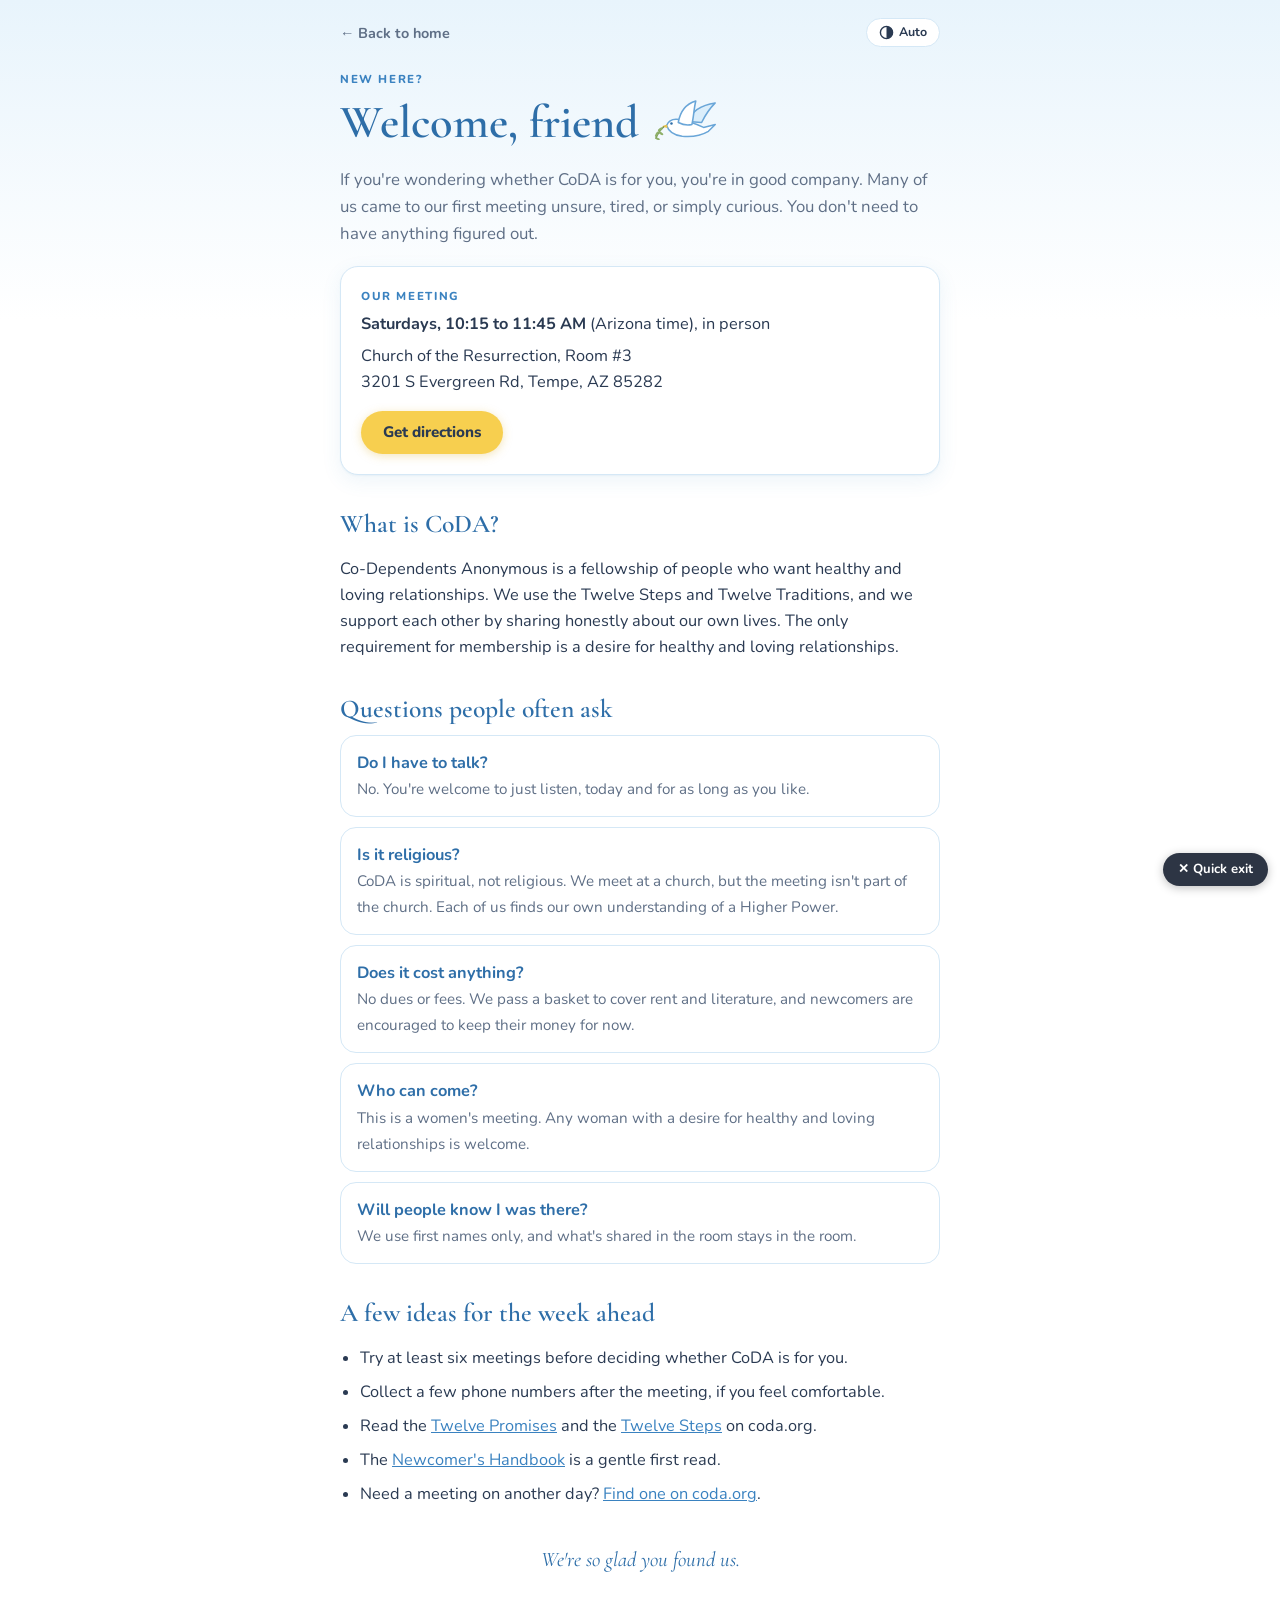
<file: docs/newcomers.html>
<!doctype html>
<html lang="en">
<head>
<meta charset="utf-8">
<script src="../assets/theme.js"></script>
<meta name="viewport" content="width=device-width, initial-scale=1, viewport-fit=cover">
<title>New Here? · Saturday Women's Caring &amp; Sharing</title>
<meta name="description" content="What to expect at your first women's CoDA meeting in Tempe, Arizona.">
<meta name="theme-color" content="#fffdf7">
<link rel="icon" type="image/svg+xml" href="../assets/mark.svg">
<link rel="icon" type="image/png" sizes="32x32" href="../assets/favicon-32.png">
<link rel="apple-touch-icon" href="../assets/apple-touch-icon.png">
<link rel="preconnect" href="https://fonts.googleapis.com">
<link rel="preconnect" href="https://fonts.gstatic.com" crossorigin>
<link href="https://fonts.googleapis.com/css2?family=Cormorant+Garamond:ital,wght@0,500;0,600;0,700;1,500;1,600&family=Nunito:wght@400;600;700;800&display=swap" rel="stylesheet">
<link rel="stylesheet" href="../assets/style.css">
<style>
  body{background:linear-gradient(180deg, var(--sky) 0, var(--bg) 320px) no-repeat, var(--bg);}
  .doc{max-width:640px; margin:0 auto; padding:18px 20px 40px;}
  .back-row{display:flex; align-items:center; justify-content:space-between; gap:10px;}
  a.back{color:var(--ink-soft); text-decoration:none; font-weight:700; font-size:0.9rem;}
  h1{font-size:clamp(2.2rem, 8vw, 2.9rem); margin:26px 0 8px;}
  h2{font-size:1.6rem; margin:34px 0 10px;}
  .lede{color:var(--ink-soft); font-size:1.05rem;}
  .card{margin:18px 0;}
  .card p{margin:0 0 6px;}
  ul.soft{padding-left:20px;}
  ul.soft li{margin-bottom:8px;}
  .q{background:var(--bg-raised); border:1px solid var(--line); border-radius:16px; padding:14px 16px; margin-bottom:10px;}
  .q b{display:block; color:var(--navy);}
  .q span{color:var(--ink-soft); font-size:0.95rem;}
  .sign-off{font-family:var(--serif); font-style:italic; font-size:1.3rem; color:var(--navy); text-align:center; margin-top:36px;}
</style>
</head>
<body>
<div class="doc">
  <div class="back-row"><a class="back" href="../index.html">← Back to home</a><span data-theme-slot></span></div>

  <span class="eyebrow" style="margin-top:22px;">New here?</span>
  <h1 style="margin-top:6px; display:flex; align-items:center; gap:14px;">Welcome, friend <img src="../assets/dove.svg" alt="" style="width:70px; height:auto;"></h1>
  <p class="lede">If you're wondering whether CoDA is for you, you're in good company. Many of us came to our first meeting unsure, tired, or simply curious. You don't need to have anything figured out.</p>

  <div class="card">
    <span class="label eyebrow" style="margin-bottom:6px;">Our meeting</span>
    <p><strong>Saturdays, 10:15 to 11:45 AM</strong> (Arizona time), in person</p>
    <p>Church of the Resurrection, Room #3<br>3201 S Evergreen Rd, Tempe, AZ 85282</p>
    <a class="btn" style="margin-top:10px;" href="https://www.google.com/maps/search/?api=1&amp;query=Church+of+the+Resurrection+3201+S+Evergreen+Rd+Tempe+AZ+85282" target="_blank" rel="noopener">Get directions</a>
  </div>

  <h2>What is CoDA?</h2>
  <p>Co-Dependents Anonymous is a fellowship of people who want healthy and loving relationships. We use the Twelve Steps and Twelve Traditions, and we support each other by sharing honestly about our own lives. The only requirement for membership is a desire for healthy and loving relationships.</p>

  <h2>Questions people often ask</h2>
  <div class="q"><b>Do I have to talk?</b><span>No. You're welcome to just listen, today and for as long as you like.</span></div>
  <div class="q"><b>Is it religious?</b><span>CoDA is spiritual, not religious. We meet at a church, but the meeting isn't part of the church. Each of us finds our own understanding of a Higher Power.</span></div>
  <div class="q"><b>Does it cost anything?</b><span>No dues or fees. We pass a basket to cover rent and literature, and newcomers are encouraged to keep their money for now.</span></div>
  <div class="q"><b>Who can come?</b><span>This is a women's meeting. Any woman with a desire for healthy and loving relationships is welcome.</span></div>
  <div class="q"><b>Will people know I was there?</b><span>We use first names only, and what's shared in the room stays in the room.</span></div>

  <h2>A few ideas for the week ahead</h2>
  <ul class="soft">
    <li>Try at least six meetings before deciding whether CoDA is for you.</li>
    <li>Collect a few phone numbers after the meeting, if you feel comfortable.</li>
    <li>Read the <a href="https://coda.org/meeting-materials/twelve-promises/" target="_blank" rel="noopener">Twelve Promises</a> and the <a href="https://coda.org/meeting-materials/twelve-steps/" target="_blank" rel="noopener">Twelve Steps</a> on coda.org.</li>
    <li>The <a href="https://www.corepublications.org/product/newcomers-handbook" target="_blank" rel="noopener">Newcomer's Handbook</a> is a gentle first read.</li>
    <li>Need a meeting on another day? <a href="https://coda.org/find-a-meeting/" target="_blank" rel="noopener">Find one on coda.org</a>.</li>
  </ul>

  <p class="sign-off">We're so glad you found us.</p>
</div>
<script src="../assets/ui.js"></script>
</body>
</html>
</file>
<file: assets/style.css>
/* Shared by the site, the app and the docs pages.
   Colors: sunny yellow, white and light blue, with doves, sun and olive branches. */
:root{
  --bg:#ffffff;
  --bg-raised:#ffffff;
  --sky:#e8f4fc;
  --sky-deep:#cbe7f9;
  --ink:#2a3a52;
  --ink-soft:#5f6f86;
  --line:#d5e8f6;
  --navy:#2e6ea8;
  --blue:#3a82c0;
  --sun:#f7cf4f;
  --sun-soft:#fff6d6;
  --sun-ink:#7a5a00;
  --olive:#7a9a55;
  --accent:var(--sun);
  --accent-ink:#2a3a52;
  --focus:#2e6ea8;
  --shadow:0 1px 2px rgba(58,130,192,0.06), 0 6px 20px rgba(58,130,192,0.09);
  --serif:"Cormorant Garamond", Georgia, serif;
  --sans:"Nunito", -apple-system, "Segoe UI", sans-serif;
  color-scheme:light;
}
/* Dark mode: assets/theme.js adds class "dark" from the phone setting or the
   member's choice. Same layout and accents; the backgrounds turn to night blue. */
html.dark{
  --bg:#111a2c;
  --bg-raised:#18243b;
  --sky:#1b2a45;
  --sky-deep:#243758;
  --ink:#eef3fb;
  --ink-soft:#a9b6cc;
  --line:#2b3c5c;
  --navy:#9cc0f0;
  --blue:#8db6ea;
  --sun:#f5c542;
  --sun-soft:#3a3322;
  --sun-ink:#f7d774;
  --olive:#a9c68a;
  --accent:#f5c542;
  --accent-ink:#1c2a44;
  --focus:#f5c542;
  --shadow:0 1px 2px rgba(0,0,0,0.3), 0 6px 20px rgba(0,0,0,0.25);
  color-scheme:dark;
}
/* The logo has navy lettering, so in dark mode it sits on a soft cream disc/card. */
html.dark .logo-plate{background:#fffdf7; border-radius:24px;}
html.dark img.mark-img{background:#fffdf7; border-radius:50%;}

*{box-sizing:border-box;}
html,body{margin:0;}
body{
  background:var(--bg); color:var(--ink);
  font-family:var(--sans); font-size:1.02rem; line-height:1.6;
  -webkit-text-size-adjust:100%;
}
a{color:var(--blue);}
a:focus-visible, button:focus-visible, input:focus-visible, textarea:focus-visible, select:focus-visible{
  outline:2px solid var(--focus); outline-offset:3px;
}
h1,h2,h3{font-family:var(--serif); font-weight:600; color:var(--navy); line-height:1.2;}
.eyebrow{
  display:block; font-family:var(--sans); text-transform:uppercase;
  letter-spacing:0.14em; font-size:0.72rem; font-weight:800; color:var(--blue);
}

/* Buttons */
.btn{
  display:inline-flex; align-items:center; justify-content:center; gap:8px;
  background:var(--accent); color:var(--accent-ink);
  border:0; border-radius:999px; padding:12px 22px;
  font:800 0.95rem/1.2 var(--sans); text-decoration:none; cursor:pointer;
  box-shadow:0 2px 10px rgba(224,181,58,0.35);
}
.btn:hover{filter:brightness(1.08);}
.btn.soft{background:var(--sky); color:var(--navy); box-shadow:none; border:1px solid var(--sky-deep);}
.btn.sun{background:var(--sun); color:#2a3a52;}
.btn svg{width:18px; height:18px; flex-shrink:0;}

/* Cards */
.card{
  background:var(--bg-raised); border:1px solid var(--line); border-radius:18px;
  padding:20px; box-shadow:var(--shadow);
}

/* Olive-branch divider: a small sprig between sections. */
.sprig{display:flex; align-items:center; justify-content:center; gap:12px; margin:40px auto; max-width:320px; color:var(--olive);}
.sprig::before, .sprig::after{content:""; flex:1; height:1px; background:var(--line);}
.sprig svg{width:54px; height:18px;}
.sprig img{width:58px; height:auto;}
.sprig .flip{transform:scaleX(-1);}

/* Theme button: Auto (follow the phone), Light, Dark. */
.theme-btn{
  display:inline-flex; align-items:center; gap:5px;
  padding:6px 12px; border:1px solid var(--line); border-radius:999px;
  background:var(--bg-raised); color:var(--ink);
  font:700 0.78rem/1.2 var(--sans); cursor:pointer; white-space:nowrap;
}
.theme-btn svg{width:15px; height:15px; flex-shrink:0;}
.theme-btn:hover{border-color:var(--blue);}

/* Quick exit: one tap swaps the page for a weather site. */
body:not(.has-tabbar){padding-bottom:calc(72px + env(safe-area-inset-bottom, 0px));}
.quick-exit{
  position:fixed; z-index:1000;
  right:12px; bottom:calc(14px + env(safe-area-inset-bottom, 0px));
  display:inline-flex; align-items:center; gap:6px;
  padding:10px 15px; border:0; border-radius:999px;
  background:#2d3544; color:#fff;
  font:700 0.82rem/1 var(--sans);
  box-shadow:0 2px 10px rgba(0,0,0,0.25);
  cursor:pointer; -webkit-tap-highlight-color:transparent;
}
.quick-exit:hover{background:#000;}
.has-tabbar .quick-exit{bottom:calc(88px + env(safe-area-inset-bottom, 0px));}
html.dark .quick-exit{background:#eef3fb; color:#111a2c;}

/* Next meeting strip, filled in by assets/ui.js */
.next-meeting{
  display:flex; flex-wrap:wrap; align-items:center; justify-content:space-between;
  gap:12px 16px;
  background:linear-gradient(135deg, var(--sky) 0%, var(--bg-raised) 70%);
  border:1px solid var(--line); border-radius:18px;
  padding:16px 18px; margin:0 0 20px; box-shadow:var(--shadow);
}
.next-meeting .nm-when{font-size:0.9rem; color:var(--ink-soft); line-height:1.4;}
.next-meeting .nm-label{
  display:block; text-transform:uppercase; letter-spacing:0.12em;
  font-size:0.68rem; font-weight:800; color:var(--blue);
}
.next-meeting .nm-count{
  display:block; font-family:var(--sans); font-weight:800;
  font-size:1.5rem; color:var(--navy); line-height:1.15; margin:2px 0;
}
.next-meeting .nm-go{white-space:nowrap;}
.next-meeting.is-live{border-color:var(--sun); background:linear-gradient(135deg, var(--sun-soft) 0%, var(--bg-raised) 75%);}
.next-meeting.is-live .nm-label{color:var(--sun-ink);}

/* Visually hidden, still read aloud. */
.sr-only{position:absolute; width:1px; height:1px; overflow:hidden; clip:rect(0 0 0 0); white-space:nowrap;}

@media (prefers-reduced-motion: reduce){ *{animation:none !important; transition:none !important;} }
</file>
